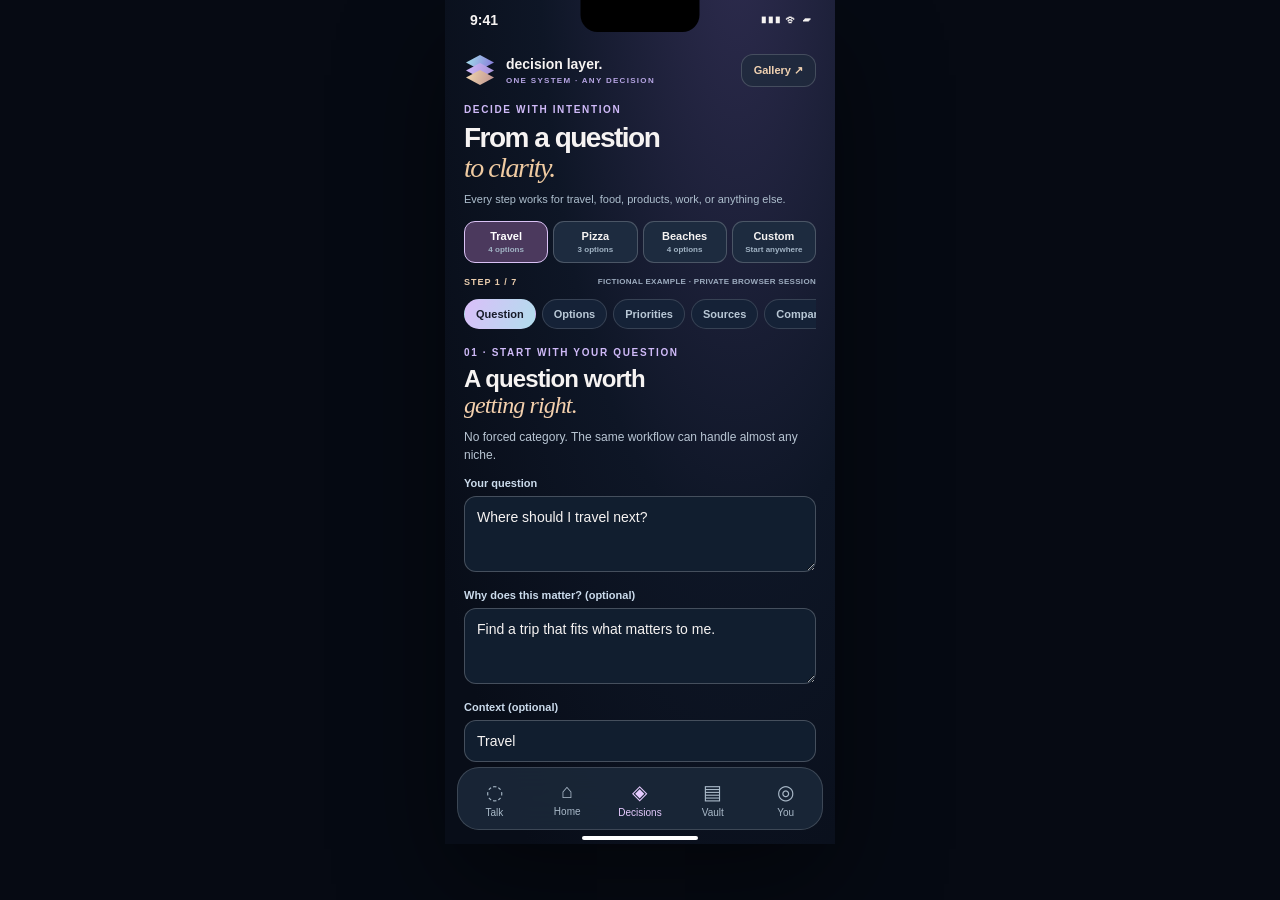
<file: index.html>
<!doctype html><html lang="en"><head><meta charset="utf-8"><meta name="viewport" content="width=device-width,initial-scale=1"><meta http-equiv="refresh" content="0;url=journey.html"><title>Decision Layer — Full Decision Journey</title></head><body style="font-family:system-ui;background:#080c17;color:white;padding:24px"><h1>Decision Layer</h1><p>Opening the full decision journey.</p><a href="journey.html" style="color:#b9dff4">Open the interactive design</a></body></html>
</file>
<file: journey.css>
:root{color-scheme:dark;--bg:#080d17;--card:#182338;--line:#ffffff28;--text:#f6f3f2;--muted:#9fb2c4;--violet:#d1bafa;--warm:#eccda9;--aqua:#a0dfed;font-family:-apple-system,BlinkMacSystemFont,"SF Pro Display","Helvetica Neue",Arial,sans-serif}
*{box-sizing:border-box}html,body{margin:0;background:#060a13;color:var(--text);min-height:100%}button,input,textarea,select{font:inherit}button{cursor:pointer;color:inherit}a{color:inherit}input,textarea,select{color:var(--text);background:#111e2f;border:1px solid #ffffff38;border-radius:12px;padding:12px;font-size:14px;width:100%}textarea{resize:vertical;min-height:76px}label{display:block}.eyebrow{font-size:10px;font-weight:850;letter-spacing:1.65px;color:#cfbaf8}
.product{width:390px;min-height:844px;height:844px;background:radial-gradient(ellipse at 75% -10%,#2e2c4f,#0e1626 48%,#080d18 87%);position:relative;overflow:hidden;margin:0 auto;box-shadow:0 40px 100px #0007}
.statusbar{position:absolute;inset:0 0 auto;height:43px;z-index:21;display:flex;justify-content:space-between;align-items:flex-start;padding:12px 25px;font-weight:750;font-size:14px}.island{position:absolute;top:0;left:50%;width:119px;height:32px;background:#000;border-radius:0 0 17px 17px;transform:translateX(-50%)}
.apphead{position:absolute;top:46px;left:19px;right:19px;height:48px;z-index:17;display:flex;align-items:center;justify-content:space-between}.brand{display:flex;align-items:center;gap:10px;font-weight:820;font-size:14px}.brand small{display:block;color:#b6a5e3;font-size:8px;letter-spacing:1.3px;margin-top:4px;font-weight:800}.brandmark{height:34px;width:32px;position:relative;display:block}.brandmark i{position:absolute;top:2px;left:2px;width:28px;height:15px;background:linear-gradient(110deg,#a4e2eb,#8676d9);clip-path:polygon(50% 0,100% 50%,50% 100%,0 50%)}.brandmark i:nth-child(2){top:10px;background:linear-gradient(110deg,#d1b9fa,#a491d6)}.brandmark i:nth-child(3){top:17px;background:linear-gradient(110deg,#f2d9ad,#bd9191)}
.gallery-link{font-size:11px;text-decoration:none;color:#f0d1b1;background:#202c3db5;border:1px solid #ffffff2b;padding:9px 12px;border-radius:12px;font-weight:760}
.appbody{position:absolute;inset:101px 0 81px;overflow-y:auto;padding:3px 19px 30px;scrollbar-width:none}.appbody::-webkit-scrollbar{display:none}
.journey-intro h1{font-size:28px;letter-spacing:-1.5px;line-height:1.08;margin:8px 0 8px}.journey-intro h1 em{font-family:Georgia,serif;font-weight:400;color:#efcaa1}.journey-intro p{font-size:11px;line-height:1.5;color:#aebfce;margin:0}
.case-menu{display:flex;gap:5px;margin:13px 0 14px;overflow-x:auto;scrollbar-width:none}.case-menu button{border:1px solid #ffffff34;border-radius:11px;background:#1d2b3f;padding:8px;font-size:11px;font-weight:790;flex:1;min-width:70px}.case-menu button small{display:block;font-size:8px;color:#a2b4c5;font-weight:550;margin-top:3px}.case-menu button.on{background:#4b395d;border-color:#dac2f5;color:#fff}
.journey-topline{display:flex;justify-content:space-between;gap:7px;margin-bottom:7px;align-items:center}.journey-topline span{font-size:9px;letter-spacing:1px;font-weight:800;color:#e9ccac}.journey-topline .demo{font-size:8px;color:#9dacbf;letter-spacing:.3px;text-align:right}
.stages{display:flex;overflow-x:auto;scrollbar-width:none;gap:6px;padding:5px 0 13px}.stages button{flex:none;border-radius:15px;padding:8px 11px;font-size:11px;background:#152237;color:#b9c8d6;border:1px solid #ffffff25;font-weight:740}.stages button.active{background:linear-gradient(115deg,#dabff9,#b2dded);color:#171b29;border-color:transparent}.stages button.done{border-color:#bca9e673}
.stage{min-height:322px}.stage h2{font-size:24px;line-height:1.1;letter-spacing:-.9px;margin:6px 0 9px}.stage h2 em{font-style:italic;font-family:Georgia,serif;font-weight:400;color:#f4d0ad}.stage p{font-size:12px;color:#b8c5d3;line-height:1.5;margin:5px 0 12px}.field{margin:13px 0}.field label{font-size:11px;color:#cbdbec;font-weight:720;margin-bottom:7px}.muted{font-size:10px;color:#9baec0;line-height:1.5}.surface{background:linear-gradient(125deg,#1e2d43d8,#152135ef);border:1px solid #ffffff2b;border-radius:17px;padding:14px;margin:9px 0}.primary{background:linear-gradient(105deg,#d5c1fa,#98dbf0,#f2cda9);color:#16202b;border:0;border-radius:14px;padding:13px 16px;font-size:13px;font-weight:840;min-height:44px}.outline{background:#213249;border:1px solid #ffffff38;border-radius:14px;padding:12px;font-size:12px;font-weight:730}.plain{color:#e6d0ae;background:none;border:0;font-size:12px;padding:8px;font-weight:740}.stage-footer{display:flex;gap:9px;margin:15px 0}.stage-footer button{flex:1}.stage-footer .primary{flex:1.5}.trust{font-size:10px;line-height:1.5;color:#8fa2b4;margin-top:12px}
.tiles{display:grid;grid-template-columns:repeat(2,1fr);gap:8px}.tile{padding:12px;text-align:left;border-radius:16px;border:1px solid #ffffff29;background:#1a293d}.tile b{font-size:12px}.tile span{font-size:10px;color:#b8c7d1;display:block;margin-top:4px}
.option{border:1px solid #ffffff2c;border-radius:17px;overflow:hidden;background:#172539;margin:9px 0}.option-head{display:flex;gap:11px;align-items:center;padding:10px 12px;border-bottom:1px solid #ffffff18}.option img,.thumb{width:52px;height:48px;border-radius:11px;object-fit:cover;background:#2d3950;display:grid;place-items:center;font-size:19px;color:#d9c6f1}.option-head b{font-size:13px}.option-head small{display:block;font-size:10px;color:#aebcca;margin-top:4px}.option-row{display:flex;align-items:center;gap:8px;padding:10px}.option-row input{flex:1;min-width:0}.option-row button{flex:none}.option .option-description{padding:0 12px 12px}.option .option-description textarea{min-height:50px;font-size:12px}.option .mini{padding:0 12px 12px;color:#a5b7c7;font-size:10px}
.factor{padding:12px;background:#17263b;border:1px solid #ffffff24;border-radius:15px;margin:8px 0}.factor-header{display:flex;justify-content:space-between;gap:10px;align-items:center}.factor-header input{flex:1;min-width:0}.factor-header .plain{font-size:11px;padding:5px}.factor-range{display:flex;gap:10px;align-items:center;margin-top:10px}.factor-range input{flex:1;accent-color:#c4b1f5;padding:0}.factor-range output{width:25px;text-align:right;font-weight:800;color:#e3d0fa}.factor-footer{display:flex;align-items:center;justify-content:space-between;margin-top:9px;color:#b1c0cf;font-size:11px}
.addline{display:flex;gap:7px;margin-top:10px}.addline input{flex:1;min-width:0}.addline button{flex:none}.source-file{font-size:11px;color:#e8d5b5;border:1px dashed #d5c6f05e;border-radius:13px;display:block;padding:10px}.source-file input{font-size:10px;padding:6px;margin-top:6px}
table.matrix{border-spacing:0;border-collapse:separate;width:100%;font-size:11px;table-layout:auto}.matrix th,.matrix td{padding:8px;border-bottom:1px solid #ffffff20;text-align:center;white-space:nowrap}.matrix th{color:#b2c9da;font-weight:760}.matrix th:first-child,.matrix td:first-child{text-align:left;position:sticky;left:0;background:#172437;z-index:1}.matrix input{padding:7px 3px;width:54px;text-align:center;border-radius:8px;font-size:12px;font-variant-numeric:tabular-nums}.matrix-wrap{overflow:auto;border:1px solid #ffffff30;border-radius:15px;background:#172437;margin-top:10px}
.option-score{display:flex;align-items:center;gap:11px;margin:8px 0;padding:10px;border-radius:14px;background:#1a2b3d;border:1px solid #ffffff22}.option-score b{font-size:13px;flex:1}.option-score strong{color:#d6c4f9;font-size:15px;font-variant-numeric:tabular-nums}.option-score span{font-size:10px;color:#b2c2ce}
.choice{display:flex;gap:9px;align-items:center;background:#17273b;border:1px solid #ffffff31;border-radius:15px;padding:11px;margin:8px 0}.choice input{width:20px;accent-color:#cbbaee}.choice b{font-size:13px}.choice small{font-size:10px;color:#b2c1d3;display:block;margin-top:5px}.save-preview{background:linear-gradient(110deg,#e7cfa7,#cfb7f1);border:0;border-radius:14px;padding:15px;width:100%;font-size:13px;font-weight:820;color:#151a28}.goodnote{padding:12px;background:#213a3b;border:1px solid #9ecdb370;border-radius:14px;color:#d6f5e8;font-size:12px;margin-top:13px;line-height:1.5}
.tabs{position:absolute;left:12px;right:12px;bottom:14px;height:63px;border-radius:22px;border:1px solid #ffffff29;z-index:15;background:#1b293bdb;backdrop-filter:blur(20px);display:flex;justify-content:space-around;align-items:center}.tabs span{flex:1;display:flex;flex-direction:column;align-items:center;gap:3px;color:#aabac9;font-size:20px}.tabs span small{font-size:10px}.tabs span.selected{color:#e6cbff}.tabs span.selected:first-line{background:#b8a4eb29}.home-indicator{position:absolute;bottom:4px;left:137px;width:116px;height:4px;background:#fff;border-radius:9px;z-index:18}
.toast{position:absolute;left:14px;right:14px;top:104px;z-index:30;background:#29414be9;border:1px solid #9fddd0;border-radius:14px;padding:12px;text-align:center;color:#e8f5f1;font-size:12px;opacity:0;transform:translateY(-10px);transition:.18s;pointer-events:none}.toast.show{opacity:1;transform:translateY(0)}
@media(max-width:500px){.product{width:100vw;height:100dvh;min-height:720px;box-shadow:none}.home-indicator{left:calc(50% - 58px)}}
@media(prefers-reduced-motion:reduce){*{transition:none!important}}
</file>
